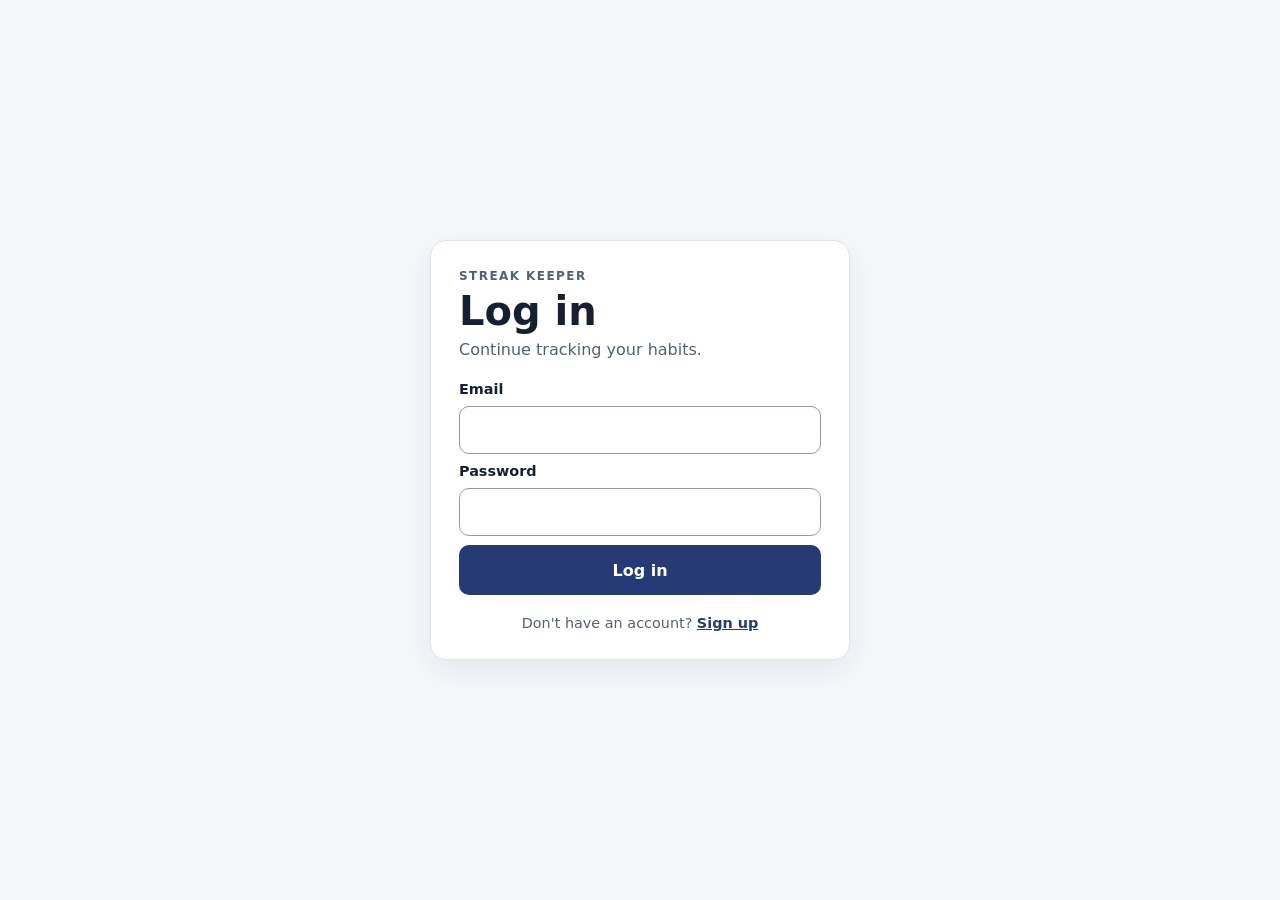
<file: static/login.html>
<!doctype html>
<html lang="en">
<head>
  <meta charset="utf-8">
  <meta name="viewport" content="width=device-width, initial-scale=1">
  <title>Log in — Streak Keeper</title>
  <link rel="stylesheet" href="/static/style.css">
  <style>
    .auth-page { display: grid; place-items: center; min-height: 100vh; padding: 24px; background: #f5f7fb; }
    .auth-card { width: min(100%, 420px); padding: 28px; background: #fff; border: 1px solid #dfe4ee; border-radius: 16px; box-shadow: 0 10px 30px rgba(23, 32, 51, .08); }
    .auth-card h1 { margin: 0 0 6px; }
    .auth-copy { margin: 0 0 22px; color: #536078; }
    .auth-form { display: grid; gap: 9px; }
    .auth-form input { width: 100%; min-height: 48px; padding: 10px 12px; border: 1px solid #8f98aa; border-radius: 10px; font: inherit; }
    .auth-form .error { margin: 5px 0 0; }
    .auth-switch { margin: 20px 0 0; color: #536078; text-align: center; font-size: .9rem; }
    .auth-switch a { color: #263a75; font-weight: 800; }
  </style>
</head>
<body class="auth-page">
  <main class="auth-card">
    <p class="eyebrow">STREAK KEEPER</p>
    <h1>Log in</h1>
    <p class="auth-copy">Continue tracking your habits.</p>

    <form id="login-form" class="auth-form">
      <label for="email">Email</label>
      <input id="email" name="email" type="email" autocomplete="email" required>

      <label for="password">Password</label>
      <input id="password" name="password" type="password" autocomplete="current-password" required>

      <p id="auth-error" class="error" role="alert" hidden></p>
      <button id="submit-button" type="submit">Log in</button>
    </form>

    <p class="auth-switch">Don't have an account? <a href="/static/signup.html">Sign up</a></p>
  </main>

  <script>
    const form = document.querySelector("#login-form");
    const error = document.querySelector("#auth-error");
    const submitButton = document.querySelector("#submit-button");

    form.addEventListener("submit", async (event) => {
      event.preventDefault();
      error.hidden = true;
      submitButton.disabled = true;

      const formData = new FormData(form);
      try {
        const response = await fetch("/api/login", {
          method: "POST",
          headers: { "Content-Type": "application/json" },
          credentials: "include",
          body: JSON.stringify({
            email: formData.get("email"),
            password: formData.get("password"),
          }),
        });

        if (!response.ok) {
          let message = "Unable to log in.";
          try {
            const body = await response.json();
            message = body.detail || message;
          } catch (_) {}
          throw new Error(message);
        }

        window.location.replace("/static/index.html");
      } catch (err) {
        error.textContent = err.message;
        error.hidden = false;
        submitButton.disabled = false;
      }
    });
  </script>
</body>
</html>
</file>
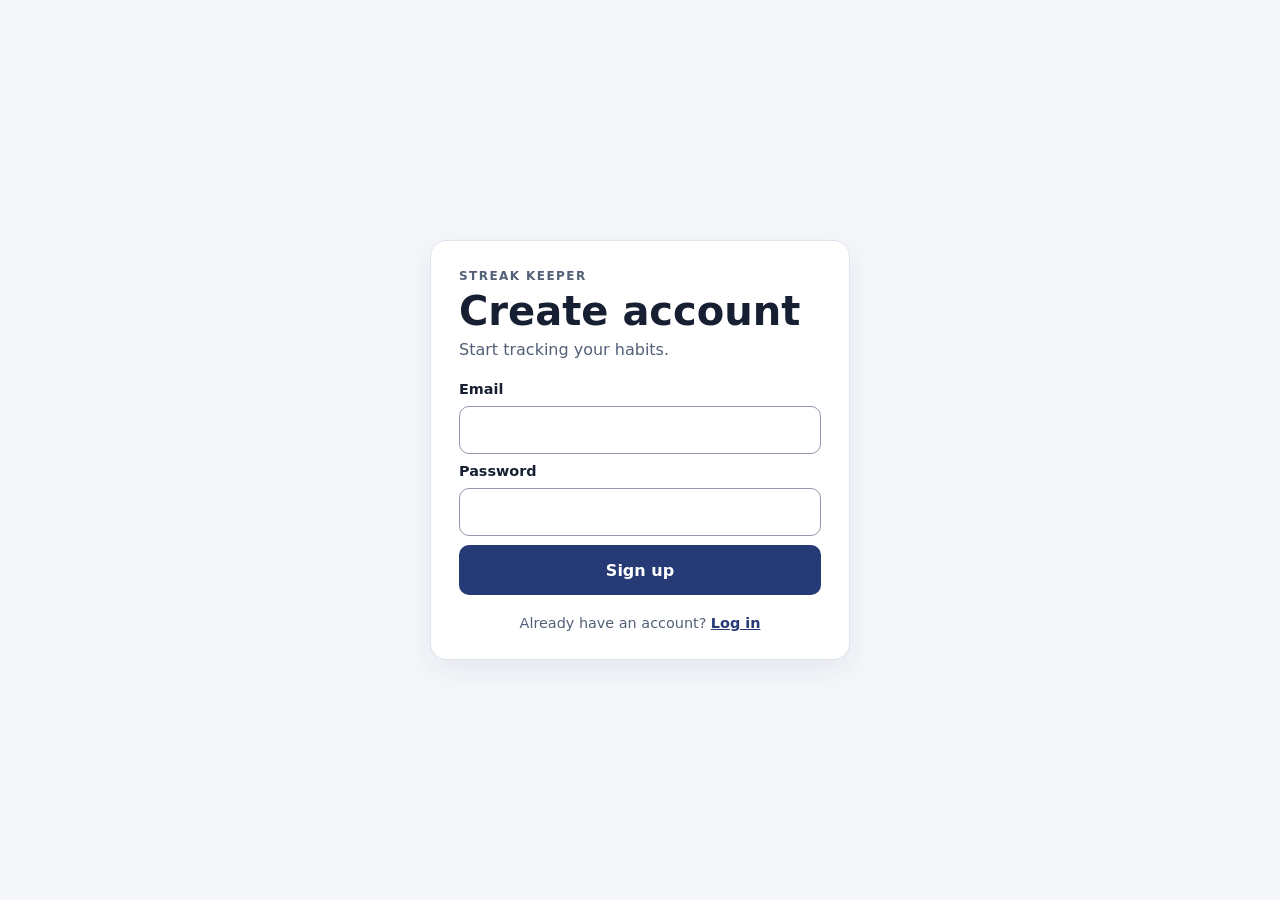
<file: static/signup.html>
<!doctype html>
<html lang="en">
<head>
  <meta charset="utf-8">
  <meta name="viewport" content="width=device-width, initial-scale=1">
  <title>Sign up — Streak Keeper</title>
  <link rel="stylesheet" href="/static/style.css">
  <style>
    .auth-page { display: grid; place-items: center; min-height: 100vh; padding: 24px; background: #f5f7fb; }
    .auth-card { width: min(100%, 420px); padding: 28px; background: #fff; border: 1px solid #dfe4ee; border-radius: 16px; box-shadow: 0 10px 30px rgba(23, 32, 51, .08); }
    .auth-card h1 { margin: 0 0 6px; }
    .auth-copy { margin: 0 0 22px; color: #536078; }
    .auth-form { display: grid; gap: 9px; }
    .auth-form input { width: 100%; min-height: 48px; padding: 10px 12px; border: 1px solid #8f98aa; border-radius: 10px; font: inherit; }
    .auth-form .error { margin: 5px 0 0; }
    .auth-switch { margin: 20px 0 0; color: #536078; text-align: center; font-size: .9rem; }
    .auth-switch a { color: #263a75; font-weight: 800; }
  </style>
</head>
<body class="auth-page">
  <main class="auth-card">
    <p class="eyebrow">STREAK KEEPER</p>
    <h1>Create account</h1>
    <p class="auth-copy">Start tracking your habits.</p>

    <form id="signup-form" class="auth-form">
      <label for="email">Email</label>
      <input id="email" name="email" type="email" autocomplete="email" required>

      <label for="password">Password</label>
      <input id="password" name="password" type="password" autocomplete="new-password" minlength="6" required>

      <p id="auth-error" class="error" role="alert" hidden></p>
      <button id="submit-button" type="submit">Sign up</button>
    </form>

    <p class="auth-switch">Already have an account? <a href="/static/login.html">Log in</a></p>
  </main>

  <script>
    const form = document.querySelector("#signup-form");
    const error = document.querySelector("#auth-error");
    const submitButton = document.querySelector("#submit-button");

    form.addEventListener("submit", async (event) => {
      event.preventDefault();
      error.hidden = true;
      submitButton.disabled = true;

      const formData = new FormData(form);
      try {
        const response = await fetch("/api/signup", {
          method: "POST",
          headers: { "Content-Type": "application/json" },
          credentials: "include",
          body: JSON.stringify({
            email: formData.get("email"),
            password: formData.get("password"),
          }),
        });

        if (!response.ok) {
          let message = "Unable to create account.";
          try {
            const body = await response.json();
            message = body.detail || message;
          } catch (_) {}
          throw new Error(message);
        }

        window.location.replace("/static/index.html");
      } catch (err) {
        error.textContent = err.message;
        error.hidden = false;
        submitButton.disabled = false;
      }
    });
  </script>
</body>
</html>
</file>
<file: static/style.css>
* { box-sizing: border-box; }

:root {
  font-family: system-ui, -apple-system, BlinkMacSystemFont, "Segoe UI", sans-serif;
  color: #172033;
  background: #f5f7fb;
  --accent: #263a75;
  --accent-soft: #e7ebf7;
}

body { margin: 0; min-height: 100vh; }

.container { width: min(100% - 24px, 720px); margin: 0 auto; padding: 28px 0 48px; }
.page-header { margin-bottom: 22px; }
.eyebrow { margin: 0 0 5px; font-size: .75rem; font-weight: 800; letter-spacing: .12em; color: #536078; }
h1 { margin: 0; font-size: clamp(1.8rem, 7vw, 2.5rem); line-height: 1.15; }
h2 { margin: 0 0 14px; font-size: 1.15rem; }
.program-day-row { display: flex; align-items: center; justify-content: space-between; gap: 10px; margin-top: 8px; }
#program-day { font-size: .9rem; font-weight: 800; color: #536078; }
.settings-button { min-height: 38px; padding: 7px 11px; background: transparent; color: #263a75; border: 1px solid #8f98aa; font-size: .82rem; }
.reminder-banner { display: flex; align-items: center; justify-content: space-between; gap: 12px; margin: 0 0 18px; padding: 13px 14px; color: #4a3200; background: #fff3c4; border: 1px solid #d8a72c; border-radius: 12px; font-weight: 800; }
.dismiss-button { min-height: 32px; padding: 3px 9px; background: transparent; color: #4a3200; border: 1px solid #b88616; font-size: 1.2rem; line-height: 1; }

.search-section { position: relative; margin-bottom: 14px; }
.search-section > label { display: block; margin-bottom: 7px; }
.search-input { width: 100%; min-height: 52px; padding: 11px 14px; border: 1px solid #8f98aa; border-radius: 12px; font: inherit; background: #fff; }
.search-results { position: absolute; z-index: 10; top: 100%; left: 0; right: 0; max-height: 280px; overflow-y: auto; margin-top: 5px; padding: 5px; background: #fff; border: 1px solid #8f98aa; border-radius: 12px; box-shadow: 0 8px 24px rgba(23, 32, 51, .12); }
.search-result { display: flex; align-items: center; justify-content: space-between; width: 100%; min-height: 50px; padding: 9px 11px; border: 0; border-radius: 8px; background: transparent; color: #172033; text-align: left; cursor: pointer; }
.search-result:hover, .search-result:focus-visible { background: #f0f2f7; }
.search-result-name { font-weight: 700; }
.search-result-status { font-size: .78rem; color: #536078; }

.habit-list, .paused-list { display: grid; gap: 16px; }
.today-section { margin-top: 24px; }
.today-section h2 { margin-bottom: 16px; font-size: 1.35rem; color: #172033; }
#pending-section { padding-left: 8px; border-left: 4px solid var(--accent); }
.done-section { margin-top: 24px; padding: 16px; background: #eef0f5; border: 1px solid #d9dee8; border-radius: 12px; }
.done-section summary { color: #536078; font-weight: 800; cursor: pointer; }
.done-section .habit-list { margin-top: 16px; }
.done-section .habit-row { opacity: .7; box-shadow: none; }
.habit-row { display: grid; grid-template-columns: 48px minmax(0, 1fr) auto; align-items: center; gap: 12px; min-height: 96px; padding: 16px; background: #fff; border: 1px solid #dfe4ee; border-radius: 16px; box-shadow: 0 5px 16px rgba(23, 32, 51, .07); transition: background .2s, border-color .2s, box-shadow .2s, transform .2s; }
.is-pending { border-left: 4px solid var(--accent); padding-left: 13px; }
.is-done { background: #f7f8fa; border-color: #e1e5ed; }
.is-done .habit-name::before { margin-right: 7px; color: #4d9b72; content: "✓"; font-weight: 900; }
.is-done .streak-chip { padding: 6px 8px; font-size: .82rem; }
.is-done .streak-best { font-size: .68rem; }
.is-done .habit-history { opacity: .75; }
.habit-check { width: 44px; height: 44px; margin: 0; accent-color: var(--accent); cursor: pointer; }
.habit-title { display: flex; align-items: center; flex-wrap: wrap; gap: 8px; min-width: 0; }
.habit-name { min-width: 0; min-height: auto; padding: 0; border: 0; border-radius: 0; background: transparent; color: #172033; font-size: 1rem; font-weight: 800; text-align: left; overflow-wrap: anywhere; }
.habit-name:hover { color: var(--accent); text-decoration: underline; }
.frequency-badge { padding: 4px 8px; color: #536078; background: #f0f2f7; border: 1px solid #d9dee8; border-radius: 999px; font-size: .7rem; font-weight: 800; letter-spacing: .02em; }
.habit-history { grid-column: 2; width: min(100%, 224px); }
.history-labels, .history-cells { display: grid; grid-template-columns: repeat(7, 1fr); gap: 5px; }
.history-labels { margin-bottom: 4px; }
.history-day-label { color: #536078; font-size: .68rem; font-weight: 800; text-align: center; }
.history-cell { display: block; aspect-ratio: 1; min-width: 12px; border: 1px solid transparent; border-radius: 4px; }
.history-completed { background: #4d9b72; border-color: #347453; }
.history-missed { background: #d79a9c; border-color: #b76b70; }
.history-unscheduled { background: transparent; border: 1px dashed #9aa3b4; }
.history-future { background: #e1e5ed; border-color: #d1d7e2; }
.habit-actions { display: flex; align-items: center; gap: 8px; }
.icon-button { width: 36px; min-height: 36px; padding: 4px; border: 1px solid #d1d7e2; border-radius: 9px; background: #f7f8fa; color: #536078; font-size: 1.05rem; line-height: 1; }
.icon-button:hover { background: var(--accent-soft); color: var(--accent); }
.delete-button:hover { color: #8b1e2d; border-color: #c77b80; }
.edit-form { grid-column: 2 / -1; display: grid; grid-template-columns: minmax(0, 1fr) 140px auto auto; align-items: end; gap: 8px; padding-top: 4px; }
.edit-form label { display: grid; gap: 5px; color: #536078; font-size: .76rem; }
.edit-form input, .edit-form select { width: 100%; min-height: 38px; padding: 7px 9px; border: 1px solid #8f98aa; border-radius: 8px; font: inherit; }
.edit-form button { min-height: 38px; padding: 7px 11px; font-size: .82rem; }
.stats { display: flex; flex-wrap: wrap; justify-content: flex-end; white-space: nowrap; }
.streak-chip { display: inline-flex; align-items: baseline; gap: 8px; padding: 8px 10px; color: #26304a; background: #f0f2f7; border: 1px solid #d9dee8; border-radius: 10px; font-weight: 800; transition: background .2s, border-color .2s, color .2s; }
.streak-current { color: var(--accent); font-size: .95rem; }
.streak-best { color: #536078; font-size: .76rem; }
.streak-chip.streak-up { color: #704d00; background: #fff1b8; border-color: #d09a1d; animation: streak-pop .7s ease-out; }
@keyframes streak-pop { 0% { transform: scale(1); } 35% { transform: scale(1.1); } 100% { transform: scale(1); } }
.bring-back-button { min-height: 44px; padding: 8px 12px; background: #eef0f5; color: #26304a; border: 1px solid #8f98aa; font-size: .86rem; }
.empty-state { padding: 20px; text-align: center; color: #536078; background: #fff; border: 1px dashed #8f98aa; border-radius: 14px; }
.error { margin: 12px 0; padding: 12px; color: #8b1e2d; background: #fff0f2; border-radius: 10px; }

.paused-section { margin-top: 24px; padding: 12px; color: #536078; background: #f0f2f7; border: 1px solid #e1e5ed; border-radius: 12px; }
.paused-section summary { min-height: 40px; padding: 8px 2px; font-weight: 800; cursor: pointer; }
.paused-note { margin: 4px 0 14px; color: #69748a; font-size: .82rem; line-height: 1.45; }
.paused-row { display: flex; align-items: center; justify-content: space-between; gap: 12px; min-height: 60px; padding: 10px 0; border-top: 1px solid #edf0f5; }
.paused-name { min-width: 0; font-weight: 700; overflow-wrap: anywhere; }

.add-section { margin-top: 30px; padding: 18px; background: #fff; border: 1px solid #e1e5ed; border-radius: 14px; }
.add-form { display: grid; gap: 10px; }
label, legend { font-weight: 700; font-size: .9rem; }
input[type="text"], input[type="date"] { width: 100%; min-height: 48px; padding: 10px 12px; border: 1px solid #8f98aa; border-radius: 10px; font: inherit; }
fieldset { margin: 4px 0; padding: 0; border: 0; }
.frequency-toggle { display: flex; gap: 10px; margin-top: 8px; }
.frequency-toggle label { display: flex; align-items: center; gap: 8px; min-height: 48px; padding: 8px 12px; border: 1px solid #8f98aa; border-radius: 10px; cursor: pointer; }
.frequency-toggle input { width: 20px; height: 20px; }
button { min-height: 50px; padding: 10px 16px; border: 0; border-radius: 10px; background: var(--accent); color: #fff; font: inherit; font-weight: 800; cursor: pointer; }
button:disabled, .habit-check:disabled { opacity: .55; cursor: wait; }

.settings-modal { width: min(calc(100% - 32px), 420px); padding: 20px; border: 0; border-radius: 16px; box-shadow: 0 16px 50px rgba(23, 32, 51, .2); }
.settings-modal::backdrop { background: rgba(23, 32, 51, .38); }
.settings-modal h2 { margin-bottom: 8px; }
.settings-copy { margin: 0 0 16px; color: #536078; font-size: .9rem; line-height: 1.45; }
.modal-actions { display: grid; grid-template-columns: 1fr 1fr; gap: 8px; margin-top: 16px; }
.modal-actions button:first-child { grid-column: 1 / -1; }
.secondary-button { background: #eef0f5; color: #26304a; border: 1px solid #8f98aa; }
.history-modal { width: min(calc(100% - 32px), 560px); max-height: min(85vh, 720px); padding: 20px; border: 0; border-radius: 16px; box-shadow: 0 16px 50px rgba(23, 32, 51, .2); }
.history-modal::backdrop { background: rgba(23, 32, 51, .38); }
.history-modal-header { display: flex; align-items: center; justify-content: space-between; gap: 12px; margin-bottom: 14px; }
.history-modal-header h2 { margin: 0; }
.history-close { min-height: 38px; padding: 4px 11px; font-size: 1.2rem; }
.history-calendar { max-height: 65vh; overflow-y: auto; padding-right: 4px; }
.history-month + .history-month { margin-top: 24px; }
.history-month h3 { margin: 0 0 8px; font-size: 1rem; }
.calendar-weekdays, .calendar-days { display: grid; grid-template-columns: repeat(7, minmax(30px, 1fr)); gap: 5px; }
.calendar-weekdays { margin-bottom: 5px; color: #536078; font-size: .7rem; font-weight: 800; text-align: center; }
.calendar-day { display: grid; place-items: center; aspect-ratio: 1; min-height: 32px; border: 1px solid transparent; border-radius: 7px; font-size: .78rem; font-weight: 800; }
.calendar-completed { color: #174c31; background: #b9e2c7; border-color: #62a77b; }
.calendar-missed { color: #71343a; background: #edc1c3; border-color: #c77b80; }
.calendar-unscheduled { color: #8d96a8; background: #eef0f5; }
.calendar-future { color: #8d96a8; background: #f7f8fa; border-color: #e1e5ed; }
.calendar-today { outline: 3px solid #d97706; outline-offset: 2px; }

.visually-hidden { position: absolute !important; width: 1px !important; height: 1px !important; padding: 0 !important; margin: -1px !important; overflow: hidden !important; clip: rect(0, 0, 0, 0) !important; white-space: nowrap !important; border: 0 !important; }

:focus-visible { outline: 3px solid #d97706; outline-offset: 3px; }
.habit-check:focus-visible { outline: 3px solid #d97706; outline-offset: 4px; }

@media (max-width: 599px) {
  .habit-row { grid-template-columns: 48px minmax(0, 1fr); }
  .habit-history { grid-column: 2; }
  .habit-actions { grid-column: 1 / -1; justify-content: flex-start; flex-wrap: wrap; }
  .stats { justify-content: flex-start; }
  .edit-form { grid-column: 1 / -1; grid-template-columns: 1fr 1fr; }
  .edit-form label:first-child { grid-column: 1 / -1; }
}

@media (min-width: 600px) {
  .container { padding-top: 44px; }
  .add-form { grid-template-columns: 1fr 1fr; align-items: end; }
  .add-form > label, .add-form > input { grid-column: 1 / -1; }
  .add-form fieldset { grid-column: 1; }
  .add-form button { grid-column: 2; }
}
</file>
